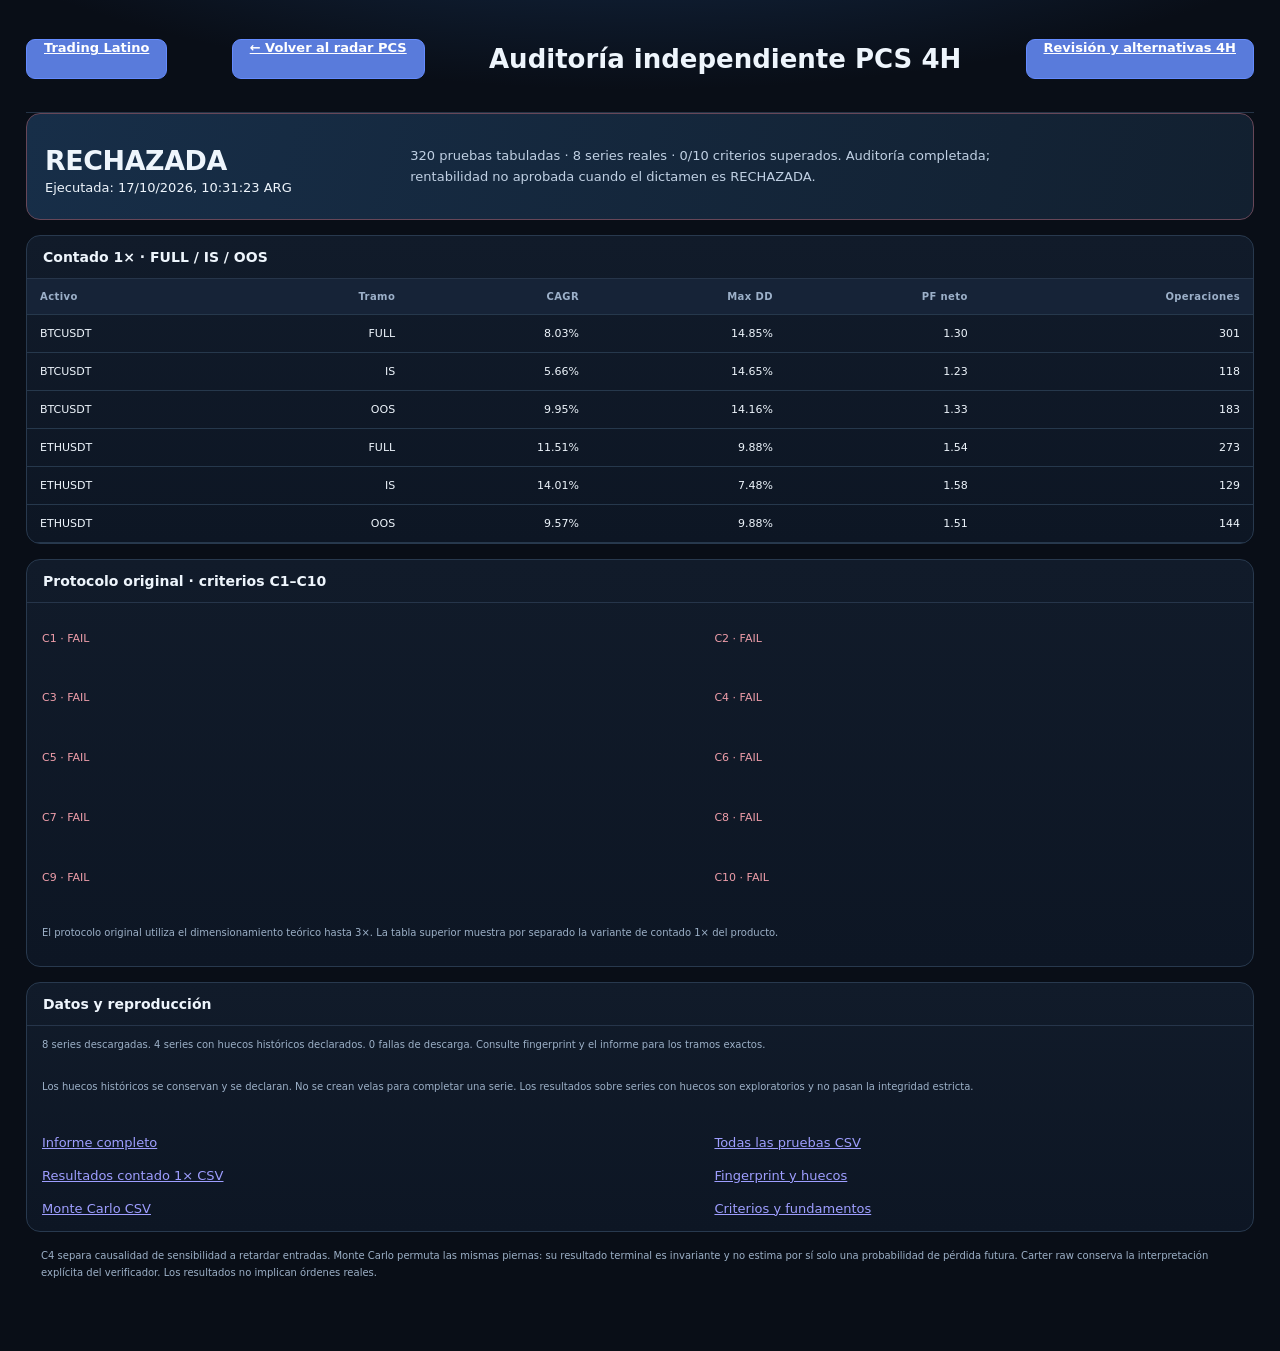
<file: audit.html>
<!doctype html>
<html lang="es"><head><meta charset="utf-8"><meta name="viewport" content="width=device-width,initial-scale=1"><title>Auditoría final PCS 4H</title><link rel="stylesheet" href="styles.css"><link rel="stylesheet" href="pcs.css"></head>
<body><main class="shell pcs-shell">
<header class="top"><a href="trading-latino.html" class="btn">Trading Latino</a><a class="btn" href="pcs.html">← Volver al radar PCS</a><h1>Auditoría independiente PCS 4H</h1><a class="btn" href="review.html">Revisión y alternativas 4H</a></header>
<section class="pcs-decision block"><div><h2 id="auditVerdict">Consultando resultados…</h2><span id="auditAt">—</span></div><p id="auditSummary">Resultados calculados con datos reales, reglas congeladas y comisiones. Un dictamen desfavorable no se cambia para habilitar señales.</p></section>
<section class="panel pcs-audit"><div class="panel-header"><h2>Contado 1× · FULL / IS / OOS</h2></div><div class="pcs-tablewrap"><table><thead><tr><th>Activo</th><th>Tramo</th><th>CAGR</th><th>Max DD</th><th>PF neto</th><th>Operaciones</th></tr></thead><tbody id="auditBase"></tbody></table></div></section>
<section class="panel pcs-audit"><div class="panel-header"><h2>Protocolo original · criterios C1–C10</h2></div><div id="auditCriteria" class="pcs-info"></div><p class="pcs-disclaimer">El protocolo original utiliza el dimensionamiento teórico hasta 3×. La tabla superior muestra por separado la variante de contado 1× del producto.</p></section>
<section class="panel pcs-audit"><div class="panel-header"><h2>Datos y reproducción</h2></div><p id="auditData" class="pcs-disclaimer">—</p><p class="pcs-disclaimer">Los huecos históricos se conservan y se declaran. No se crean velas para completar una serie. Los resultados sobre series con huecos son exploratorios y no pasan la integridad estricta.</p><div class="pcs-info"><a href="data/audit/INFORME.md">Informe completo</a><a href="data/audit/todas_las_pruebas.csv">Todas las pruebas CSV</a><a href="data/audit/spot_1x.csv">Resultados contado 1× CSV</a><a href="data/audit/fingerprint.json">Fingerprint y huecos</a><a href="data/audit/montecarlo.csv">Monte Carlo CSV</a><a href="data/audit/criterios.json">Criterios y fundamentos</a></div></section>
<p class="pcs-disclaimer">C4 separa causalidad de sensibilidad a retardar entradas. Monte Carlo permuta las mismas piernas: su resultado terminal es invariante y no estima por sí solo una probabilidad de pérdida futura. Carter raw conserva la interpretación explícita del verificador. Los resultados no implican órdenes reales.</p>
</main><script src="audit.js"></script></body></html>
</file>
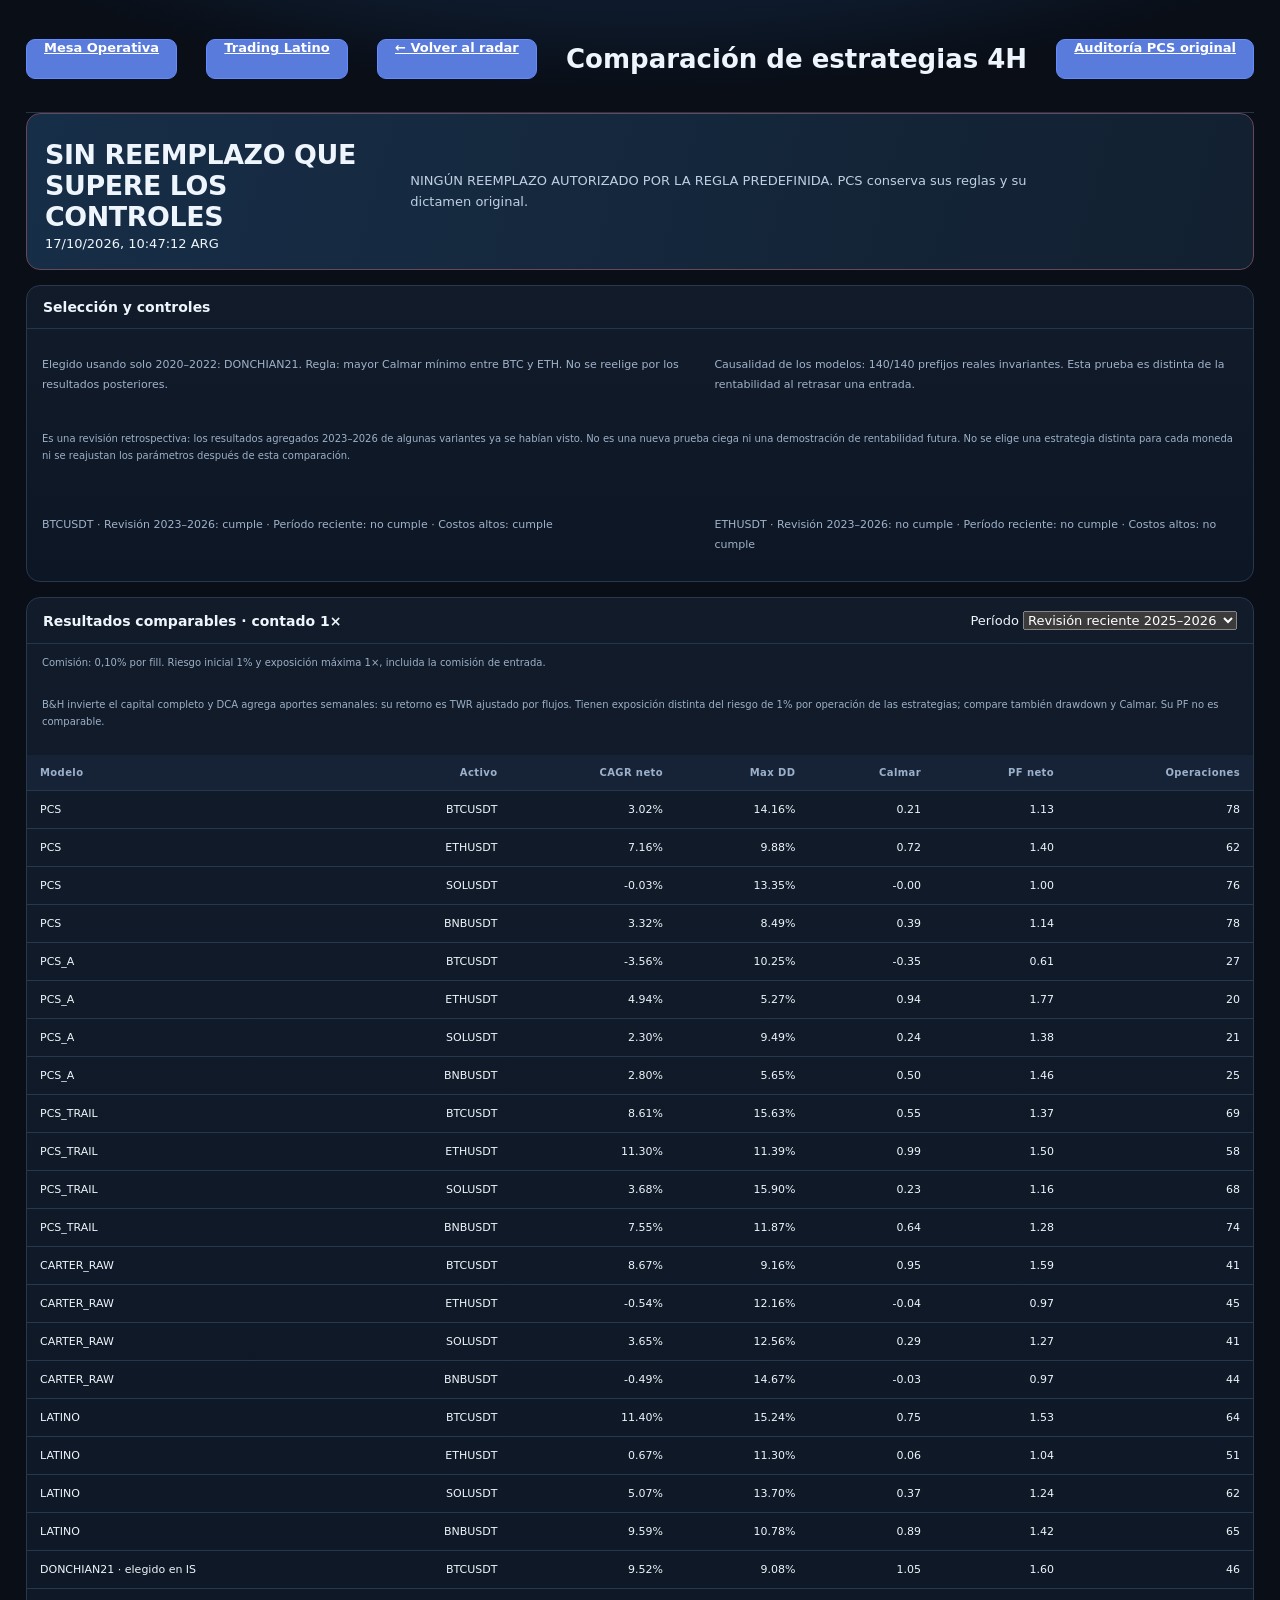
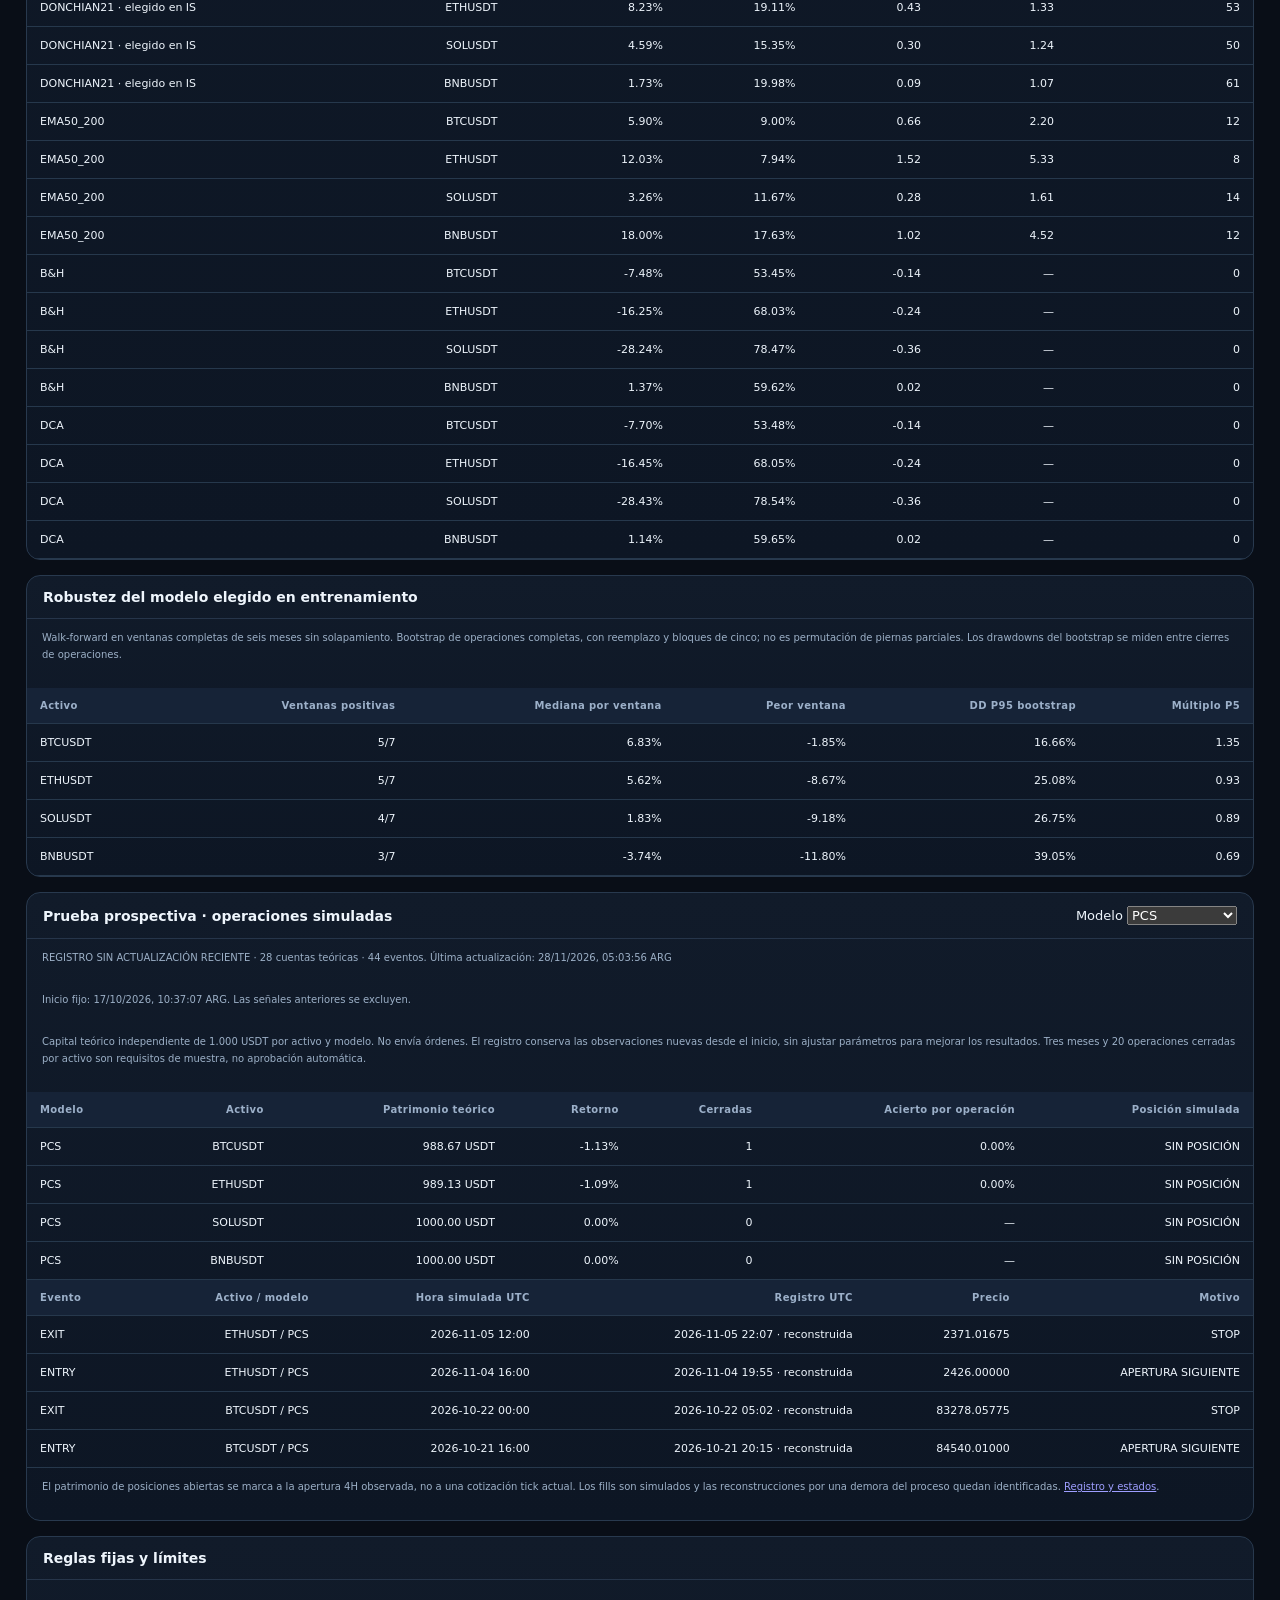
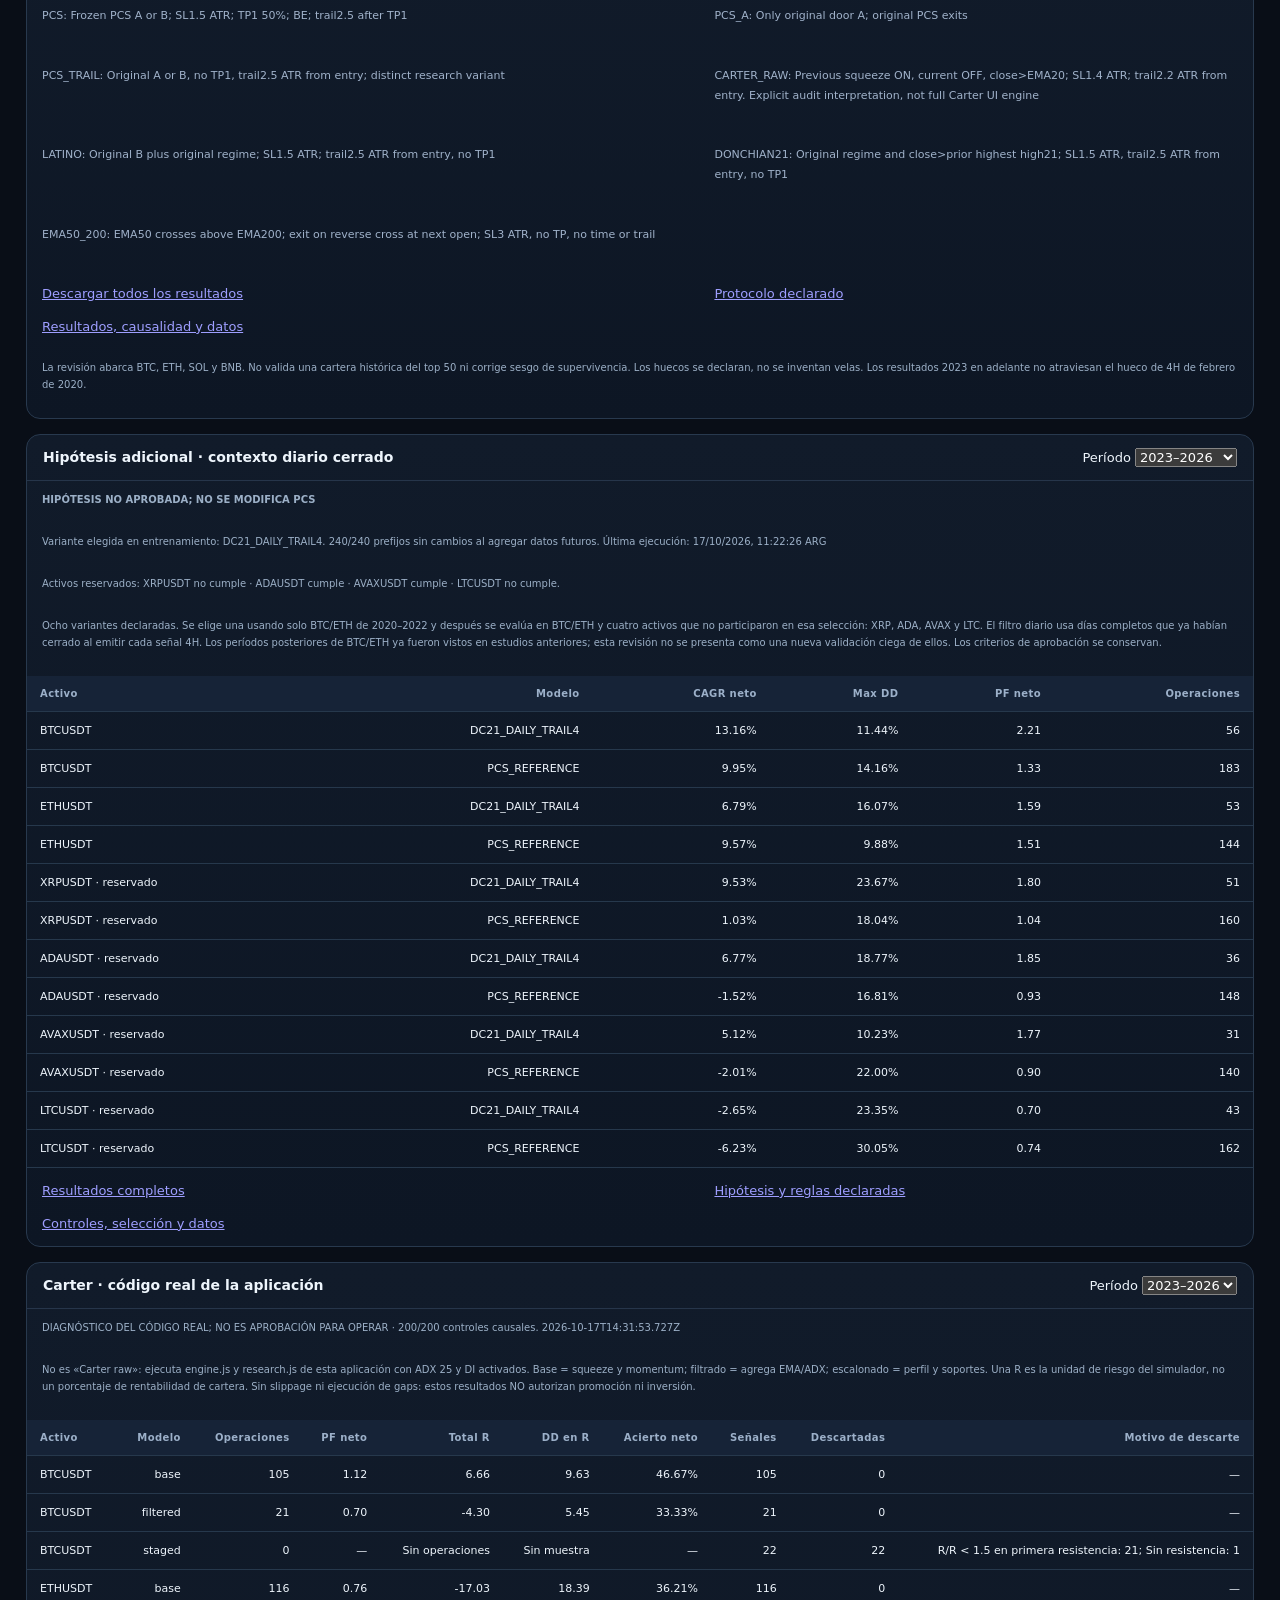
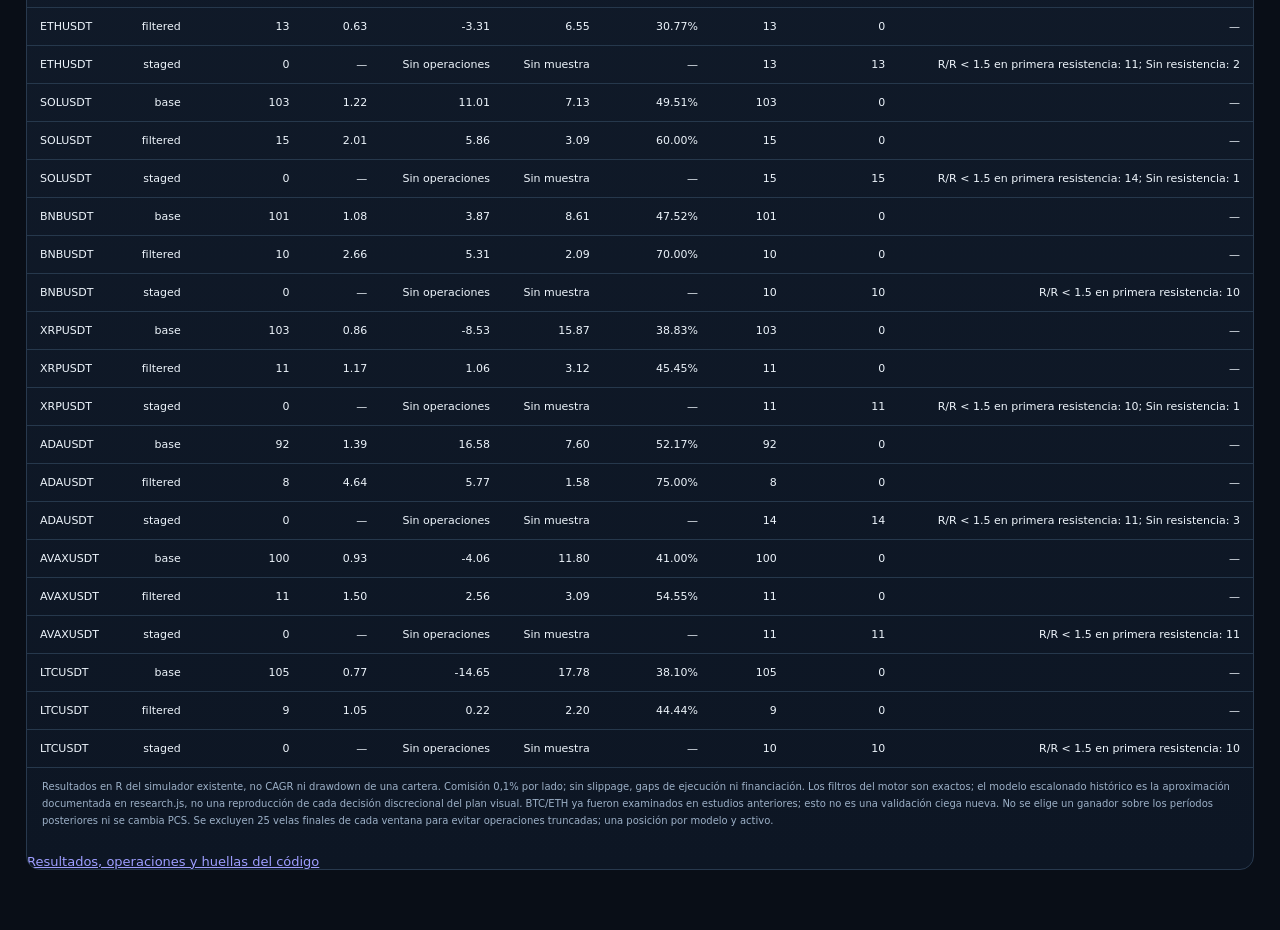
<file: review.html>
<!doctype html>
<html lang="es"><head><meta charset="utf-8"><meta name="viewport" content="width=device-width,initial-scale=1"><title>Comparación de estrategias 4H</title><link rel="stylesheet" href="styles.css"><link rel="stylesheet" href="pcs.css"></head>
<body><main class="shell pcs-shell">
<header class="top"><a href="desk.html" class="btn">Mesa Operativa</a><a href="trading-latino.html" class="btn">Trading Latino</a><a class="btn" href="pcs.html">← Volver al radar</a><h1>Comparación de estrategias 4H</h1><a class="btn" href="audit.html">Auditoría PCS original</a></header>
<section class="pcs-decision block"><div><h2 id="reviewDecision">Cargando comparación…</h2><span id="reviewAt">—</span></div><p id="reviewReason">Se usa una única regla de selección para BTC y ETH. Las reglas y los costos están declarados antes de esta ejecución.</p></section>
<section class="panel pcs-audit"><div class="panel-header"><h2>Selección y controles</h2></div><div class="pcs-info"><p id="reviewSelection">—</p><p id="reviewCausal">—</p></div><p class="pcs-disclaimer">Es una revisión retrospectiva: los resultados agregados 2023–2026 de algunas variantes ya se habían visto. No es una nueva prueba ciega ni una demostración de rentabilidad futura. No se elige una estrategia distinta para cada moneda ni se reajustan los parámetros después de esta comparación.</p><div id="reviewGates" class="pcs-info"></div></section>
<section class="panel pcs-audit"><div class="panel-header"><h2>Resultados comparables · contado 1×</h2><label>Período <select id="reviewWindow"><option value="IS">Entrenamiento 2020–2022</option><option value="VALIDATION">Revisión 2023–2024</option><option value="RECENT" selected>Revisión reciente 2025–2026</option><option value="OOS_REVIEW">Revisión conjunta 2023–2026</option><option value="STRESS">Costos altos · 2023–2026</option><option value="FULL">Histórico completo</option></select></label></div><p id="reviewCost" class="pcs-disclaimer">—</p><p class="pcs-disclaimer">B&H invierte el capital completo y DCA agrega aportes semanales: su retorno es TWR ajustado por flujos. Tienen exposición distinta del riesgo de 1% por operación de las estrategias; compare también drawdown y Calmar. Su PF no es comparable.</p><div class="pcs-tablewrap"><table><thead><tr><th>Modelo</th><th>Activo</th><th>CAGR neto</th><th>Max DD</th><th>Calmar</th><th>PF neto</th><th>Operaciones</th></tr></thead><tbody id="reviewRows"></tbody></table></div></section>
<section class="panel pcs-audit"><div class="panel-header"><h2>Robustez del modelo elegido en entrenamiento</h2></div><p class="pcs-disclaimer">Walk-forward en ventanas completas de seis meses sin solapamiento. Bootstrap de operaciones completas, con reemplazo y bloques de cinco; no es permutación de piernas parciales. Los drawdowns del bootstrap se miden entre cierres de operaciones.</p><div class="pcs-tablewrap"><table><thead><tr><th>Activo</th><th>Ventanas positivas</th><th>Mediana por ventana</th><th>Peor ventana</th><th>DD P95 bootstrap</th><th>Múltiplo P5</th></tr></thead><tbody id="reviewRobustness"></tbody></table></div></section>
<section id="paper" class="panel pcs-audit"><div class="panel-header"><h2>Prueba prospectiva · operaciones simuladas</h2><label>Modelo <select id="paperModel"></select></label></div><p id="paperStatus" class="pcs-disclaimer">Consultando registro…</p><p id="paperStart" class="pcs-disclaimer">—</p><p class="pcs-disclaimer">Capital teórico independiente de 1.000 USDT por activo y modelo. No envía órdenes. El registro conserva las observaciones nuevas desde el inicio, sin ajustar parámetros para mejorar los resultados. Tres meses y 20 operaciones cerradas por activo son requisitos de muestra, no aprobación automática.</p><div class="pcs-tablewrap"><table><thead><tr><th>Modelo</th><th>Activo</th><th>Patrimonio teórico</th><th>Retorno</th><th>Cerradas</th><th>Acierto por operación</th><th>Posición simulada</th></tr></thead><tbody id="paperRows"></tbody></table></div><div class="pcs-tablewrap"><table><thead><tr><th>Evento</th><th>Activo / modelo</th><th>Hora simulada UTC</th><th>Registro UTC</th><th>Precio</th><th>Motivo</th></tr></thead><tbody id="paperEvents"></tbody></table></div><p class="pcs-disclaimer">El patrimonio de posiciones abiertas se marca a la apertura 4H observada, no a una cotización tick actual. Los fills son simulados y las reconstrucciones por una demora del proceso quedan identificadas. <a href="data/paper/summary.json">Registro y estados</a>.</p></section>
<section class="panel pcs-audit"><div class="panel-header"><h2>Reglas fijas y límites</h2></div><div id="reviewDefinitions" class="pcs-info"></div><div class="pcs-info"><a href="data/review/comparison.csv">Descargar todos los resultados</a><a href="data/review/PROTOCOL.json">Protocolo declarado</a><a href="data/review/summary.json">Resultados, causalidad y datos</a></div><p class="pcs-disclaimer">La revisión abarca BTC, ETH, SOL y BNB. No valida una cartera histórica del top 50 ni corrige sesgo de supervivencia. Los huecos se declaran, no se inventan velas. Los resultados 2023 en adelante no atraviesan el hueco de 4H de febrero de 2020.</p></section>
<section id="mtf-study" class="panel pcs-audit"><div class="panel-header"><h2>Hipótesis adicional · contexto diario cerrado</h2><label>Período <select id="mtfWindow"><option value="OOS_REVIEW">2023–2026</option><option value="RECENT">2025–2026</option><option value="VALIDATION">2023–2024</option><option value="STRESS">Costos altos</option></select></label></div><h3 id="mtfDecision" class="pcs-disclaimer">Consultando resultado…</h3><p id="mtfSelection" class="pcs-disclaimer">—</p><p id="mtfHoldout" class="pcs-disclaimer">—</p><p class="pcs-disclaimer">Ocho variantes declaradas. Se elige una usando solo BTC/ETH de 2020–2022 y después se evalúa en BTC/ETH y cuatro activos que no participaron en esa selección: XRP, ADA, AVAX y LTC. El filtro diario usa días completos que ya habían cerrado al emitir cada señal 4H. Los períodos posteriores de BTC/ETH ya fueron vistos en estudios anteriores; esta revisión no se presenta como una nueva validación ciega de ellos. Los criterios de aprobación se conservan.</p><div class="pcs-tablewrap"><table><thead><tr><th>Activo</th><th>Modelo</th><th>CAGR neto</th><th>Max DD</th><th>PF neto</th><th>Operaciones</th></tr></thead><tbody id="mtfRows"></tbody></table></div><div class="pcs-info"><a href="data/mtf-study/results.csv">Resultados completos</a><a href="data/mtf-study/PROTOCOL.json">Hipótesis y reglas declaradas</a><a href="data/mtf-study/summary.json">Controles, selección y datos</a></div></section>
<section id="carter-actual" class="panel pcs-audit"><div class="panel-header"><h2>Carter · código real de la aplicación</h2><label>Período <select id="actualWindow"><option value="OOS_REVIEW">2023–2026</option><option value="RECENT">2025–2026</option><option value="VALIDATION">2023–2024</option><option value="TRAIN">2020–2022</option></select></label></div><p id="actualStatus" class="pcs-disclaimer">Consultando diagnóstico…</p><p class="pcs-disclaimer">No es «Carter raw»: ejecuta engine.js y research.js de esta aplicación con ADX 25 y DI activados. Base = squeeze y momentum; filtrado = agrega EMA/ADX; escalonado = perfil y soportes. Una R es la unidad de riesgo del simulador, no un porcentaje de rentabilidad de cartera. Sin slippage ni ejecución de gaps: estos resultados NO autorizan promoción ni inversión.</p><div class="pcs-tablewrap"><table><thead><tr><th>Activo</th><th>Modelo</th><th>Operaciones</th><th>PF neto</th><th>Total R</th><th>DD en R</th><th>Acierto neto</th><th>Señales</th><th>Descartadas</th><th>Motivo de descarte</th></tr></thead><tbody id="actualRows"></tbody></table></div><p id="actualLimits" class="pcs-disclaimer"></p><a href="data/carter-actual/summary.json">Resultados, operaciones y huellas del código</a></section>
</main><script src="review.js"></script><script src="paper.js"></script><script src="mtf-study.js"></script><script src="carter-actual.js"></script></body></html>
</file>
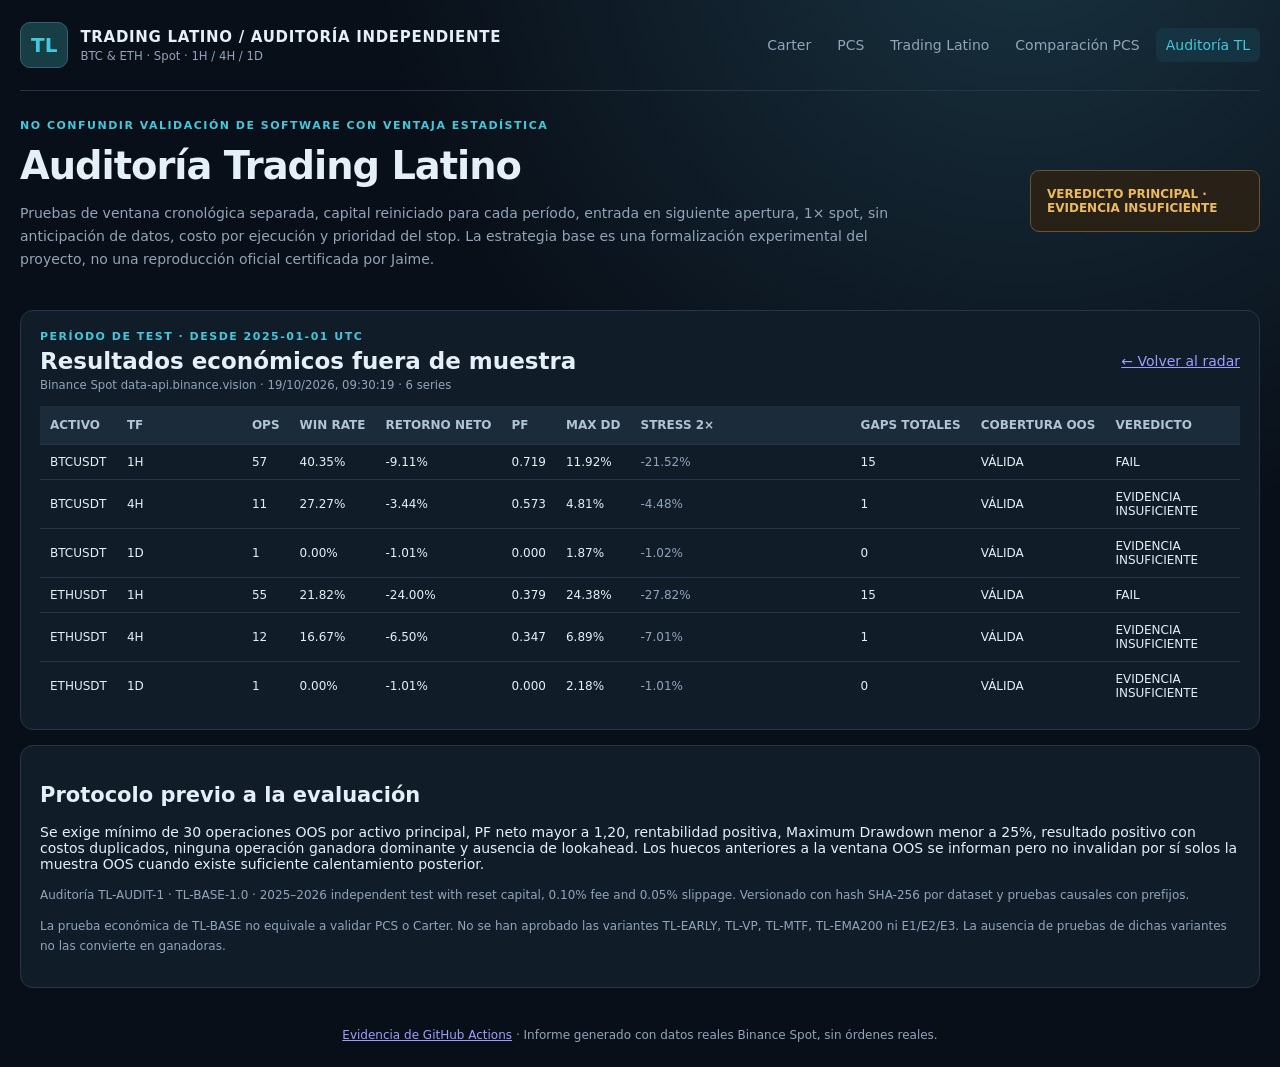
<file: tl-audit.html>
<!doctype html><html lang="es"><head><meta charset="utf-8"><meta name="viewport" content="width=device-width, initial-scale=1"><title>Auditoría Trading Latino · Carter</title><link rel="stylesheet" href="tl-style.css"></head>
<body><div class="work"><header><div class="brand"><span class="mark">TL</span><div><b>TRADING LATINO / AUDITORÍA INDEPENDIENTE</b><small>BTC & ETH · Spot · 1H / 4H / 1D</small></div></div>
<nav><a href="index.html">Carter</a><a href="pcs.html">PCS</a><a href="trading-latino.html">Trading Latino</a><a href="review.html">Comparación PCS</a><a href="tl-audit.html" class="on">Auditoría TL</a></nav></header>
<main><div class="hero"><div><p class="eyebrow">NO CONFUNDIR VALIDACIÓN DE SOFTWARE CON VENTAJA ESTADÍSTICA</p><h1>Auditoría Trading Latino</h1><p>Pruebas de ventana cronológica separada, capital reiniciado para cada período, entrada en siguiente apertura, 1× spot, sin anticipación de datos, costo por ejecución y prioridad del stop. La estrategia base es una formalización experimental del proyecto, no una reproducción oficial certificada por Jaime.</p></div><div class="audit" id="auditState">CONSULTANDO DATOS REALES…</div></div>
<section class="panel"><div class="heading"><div><p class="eyebrow">PERÍODO DE TEST · DESDE 2025-01-01 UTC</p><h2>Resultados económicos fuera de muestra</h2><small id="auditInfo">Fuente y ejecución…</small></div><a href="trading-latino.html">← Volver al radar</a></div>
<div class="table-wrap"><table><thead><tr><th>ACTIVO</th><th>TF</th><th>OPS</th><th>WIN RATE</th><th>RETORNO NETO</th><th>PF</th><th>MAX DD</th><th>STRESS 2×</th><th>GAPS TOTALES</th><th>COBERTURA OOS</th><th>VEREDICTO</th></tr></thead><tbody id="auditRows"><tr><td colspan="11">Cargando informe…</td></tr></tbody></table></div></section>
<section class="panel"><h2>Protocolo previo a la evaluación</h2><p>Se exige mínimo de 30 operaciones OOS por activo principal, PF neto mayor a 1,20, rentabilidad positiva, Maximum Drawdown menor a 25%, resultado positivo con costos duplicados, ninguna operación ganadora dominante y ausencia de lookahead. Los huecos anteriores a la ventana OOS se informan pero no invalidan por sí solos la muestra OOS cuando existe suficiente calentamiento posterior.</p><p id="auditDetails" class="fine">Los resultados se presentan sin seleccionar un ganador a posteriori.</p><p class="fine">La prueba económica de TL-BASE no equivale a validar PCS o Carter. No se han aprobado las variantes TL-EARLY, TL-VP, TL-MTF, TL-EMA200 ni E1/E2/E3. La ausencia de pruebas de dichas variantes no las convierte en ganadoras.</p></section>
<footer><a id="auditRun" href="#" rel="noopener noreferrer">Evidencia de GitHub Actions</a> · Informe generado con datos reales Binance Spot, sin órdenes reales.</footer></main></div>
<script>
const $=id=>document.getElementById(id),fmt=(x,n=2)=>Number.isFinite(x)?x.toFixed(n):'—',pct=x=>Number.isFinite(x)?(x*100).toFixed(2)+'%':'—';
fetch('/data/tl-audit/summary.json',{cache:'no-store'}).then(r=>{if(!r.ok)throw Error('No se publicó el informe');return r.json();}).then(s=>{
 $('auditState').textContent='VEREDICTO PRINCIPAL · '+s.status;
 $('auditInfo').textContent=s.source+' · '+new Date(s.executedAt).toLocaleString('es-AR')+' · '+s.records.length+' series';
 const body=$('auditRows');body.replaceChildren();
 for(const r of s.records){const t=r.windows?.TEST,st=r.stress,values=[r.symbol,r.period.toUpperCase(),t?.trades??'—',pct(t?.winRate),pct(t?.returnPct),fmt(t?.pf,3),pct(t?.drawdown),pct(st?.returnPct),r.gaps,r.testCoverage?'VÁLIDA':'INVÁLIDA',r.verdict];const tr=document.createElement('tr');
 for(const v of values){const td=document.createElement('td');td.textContent=String(v);tr.append(td);}body.append(tr);}
 $('auditDetails').textContent='Auditoría '+s.protocol+' · '+s.engine+' · '+s.criterion+'. Versionado con hash SHA-256 por dataset y pruebas causales con prefijos.';
 $('auditRun').href=s.run;
}).catch(e=>{$('auditState').textContent='SIN EVIDENCIA VALIDADA';$('auditInfo').textContent=e.message;$('auditRows').innerHTML='<tr><td colspan="11">Sin informe verificable. No se declara PASS.</td></tr>';});
</script></body></html>
</file>
<file: styles.css>
:root{color-scheme:dark;--bg:#090e17;--panel:#111b2a;--border:#28384e;--ink:#eef5fc;--muted:#8da2ba;--green:#55dea7;--red:#ff788d;--gold:#f4c27d;--blue:#83adff}
*{box-sizing:border-box}html{font-family:Inter,ui-sans-serif,system-ui,-apple-system,Segoe UI,sans-serif}body{margin:0;color:var(--ink);font-size:13px;background:radial-gradient(ellipse 850px 330px at 50% -240px,#1c3d68,transparent),var(--bg)}button,select,input{font:inherit}button{cursor:pointer}.shell{max-width:1700px;padding:21px 26px 45px;margin:0 auto}
.top{display:flex;justify-content:space-between;align-items:center;gap:12px;padding:6px 0 20px;border-bottom:1px solid #253447}.brand{display:flex;align-items:center;gap:12px}.logo{width:42px;height:42px;background:linear-gradient(135deg,#4766c9,#1cb59b);border-radius:13px;display:grid;place-items:center;font-weight:900;font-size:17px;letter-spacing:-3px;box-shadow:0 8px 22px #214c8d55}.logo span{font-size:11px;color:#bcefff}.brand strong{font-size:21px;line-height:1;letter-spacing:-.7px}.brand strong em{font-style:normal;color:#9db5ed}.brand small{display:block;color:#8098b6;font-size:10px;letter-spacing:.2em;margin-top:6px}.live{display:flex;align-items:center;gap:9px;font-size:11px}.live strong{font-weight:750}.live span:last-child{color:var(--muted);margin-left:5px}.dot,.bullet{display:inline-block;flex:none;width:8px;height:8px;border-radius:50%;background:#ecae6a;box-shadow:0 0 11px #ecae6a44}.dot.ok{background:#49dba1;box-shadow:0 0 12px #49dba155}.dot.err{background:#fb8191}
.intro{display:flex;align-items:flex-end;justify-content:space-between;gap:20px;padding:23px 0 18px}.eyebrow,.overline{font-size:10px;color:#93a7bf;letter-spacing:.15em;font-weight:760}.intro h1{margin:7px 0 4px;font-size:clamp(25px,2.9vw,36px);line-height:1.12;letter-spacing:-1.2px}.intro h1 em{font-style:normal;color:#a4bcff}.intro p{margin:0;color:#8a9db6;font-size:12px}.mode{border:1px solid #274f43;background:#122720;border-radius:9px;color:#9beecb;padding:9px 12px;white-space:nowrap;font-size:10px;font-weight:800}.mode .bullet{background:#63dca9;margin-right:5px}.mode small{display:block;color:#8ca9a0;font-weight:400;padding-left:18px}
.toolbar{display:flex;align-items:flex-end;flex-wrap:wrap;gap:11px;padding:9px 0 18px}.field{display:flex;flex-direction:column;gap:6px;color:#94a8c0;font-size:10px;letter-spacing:.09em;font-weight:750}.field input,.field select,.capital input{color:#eef6ff;background:#142135;border:1px solid #30445e;outline:none;border-radius:9px;height:40px;padding:0 12px}.field input:focus,.field select:focus,.capital input:focus{border-color:#8aa8ff}.pair input{text-transform:uppercase;min-width:185px}.btn{height:40px;padding:0 17px;border:1px solid #648bff;background:#597bdb;color:#fff;border-radius:9px;font-weight:800}.btn:hover{filter:brightness(1.15)}.btn:disabled{opacity:.55}.quick{display:flex;gap:5px}.quick button{background:#142136;border:1px solid #2d425d;color:#a9bad3;border-radius:8px;padding:10px 11px;font-size:11px}.toggle{height:40px;display:flex;align-items:center;gap:5px;color:#b1c1d6;white-space:nowrap;background:#142135;border:1px solid #30445e;border-radius:9px;padding:0 10px}.toggle select{background:transparent;color:#dde8ff;border:0}.toggle input,.toggles input{accent-color:#71b3ff}
.error{display:none;border:1px solid #9d4157;border-radius:10px;color:#ffd3da;background:#3f1f2d;padding:10px 15px;margin-bottom:13px}.error.show{display:block}.decision{border:1px solid #5b6c8c;background:linear-gradient(115deg,#1b2a44,#122036);border-radius:14px;display:grid;grid-template-columns:minmax(185px,.75fr) minmax(230px,2fr) 165px;gap:17px;align-items:center;padding:17px 21px;margin:0 0 14px}.decision.good{border-color:#369b74;background:linear-gradient(115deg,#10382d,#11252a)}.decision.wait{border-color:#8d6b35;background:linear-gradient(115deg,#3c2d1b,#18253a)}.decision.bad{border-color:#65475a;background:linear-gradient(115deg,#2e2233,#141e30)}.decision-title{font-size:clamp(24px,2.2vw,32px);letter-spacing:-.6px;font-weight:900;line-height:1.12;margin:6px 0}.decision.good .decision-title{color:#6ce4b2}.decision.wait .decision-title{color:#f0c079}.decision.bad .decision-title{color:#ef9aaa}.decision-detail strong{font-size:13px;color:#e7f1fc}.decision-detail p{font-size:11px;color:#9aadc4;margin:5px 0 0}.muted{color:#90a3bd;font-size:11px}.count strong{font-size:25px;display:block;font-variant-numeric:tabular-nums}.count small{font-size:10px;color:#9aabc2}
.kpis{display:grid;grid-template-columns:repeat(5,minmax(0,1fr));gap:11px;margin-bottom:14px}.kpis article{min-width:0;background:#121e2e;border:1px solid #2a3a52;border-radius:13px;padding:13px 15px;min-height:99px}.kpis span,.profile-stat span{font-size:10px;color:#91a6be;letter-spacing:.09em;font-weight:800}.kpis strong{display:block;margin-top:7px;font-size:clamp(16px,1.65vw,23px);white-space:nowrap;overflow:hidden;text-overflow:ellipsis;letter-spacing:-.4px}.kpis small{display:block;font-size:10px;color:#8297b0;margin-top:6px}
.content{display:grid;grid-template-columns:minmax(0,1fr) 355px;gap:14px;align-items:stretch}.panel{min-width:0;border:1px solid #28394e;border-radius:14px;background:linear-gradient(180deg,#111b2a,#0d1624);overflow:hidden}.panel-header{display:flex;justify-content:space-between;align-items:center;gap:12px;flex-wrap:wrap;padding:13px 16px;border-bottom:1px solid #26354a}.panel-header h2{margin:0;font-size:14px;font-weight:790}.panel-header small{font-size:10px;color:#8499b4}.toggles{display:flex;gap:10px;flex-wrap:wrap}.toggles label{white-space:nowrap;color:#a5b6ca;font-size:10px}.legend{display:flex;gap:13px;flex-wrap:wrap;padding:10px 16px 0;font-size:10px;color:#9eafc5}.legend i{display:inline-block;width:8px;height:8px;margin-right:5px;border-radius:2px}.canvas-wrap{height:665px;position:relative;padding:8px 6px 3px}canvas{display:block;width:100%;height:100%;cursor:crosshair;touch-action:none}.crosshair{display:none;position:absolute;top:12px;left:12px;max-width:285px;border:1px solid #425b7e;border-radius:10px;background:#111d2bf2;color:#e5f0ff;padding:10px 12px;font:10px/1.6 ui-monospace,Consolas,monospace;pointer-events:none;z-index:2}.chart-footer{padding:9px 15px;border-top:1px solid #25364c;color:#8092aa;font-size:10px}.mini-tag{background:#1f2c40;border:1px solid #364b62;border-radius:7px;color:#9eb2ca;padding:5px 8px;font-size:9px;letter-spacing:.08em;font-weight:800}
.side-body{padding:15px}.sidebar-description{color:#b4c3d6;margin:0 0 15px;line-height:1.6;font-size:11px}.entry-list{display:flex;flex-direction:column;gap:8px}.entry{border:1px solid #2d4354;border-radius:10px;background:#162234;display:flex;gap:9px;align-items:center;padding:11px 10px}.step{height:27px;width:27px;display:grid;place-items:center;border-radius:8px;background:#1d5546;border:1px solid #368369;color:#83f2c1;font-weight:900;flex-shrink:0}.entry strong{font-size:11px;display:block}.entry small{color:#869cb5;display:block;font-size:9px;line-height:1.35;margin-top:3px}.right{margin-left:auto;text-align:right;white-space:nowrap}.right b{font-variant-numeric:tabular-nums;font-size:12px}.targets{margin:15px 0;border-top:1px solid #2b3c50}.targets>div{display:flex;justify-content:space-between;gap:7px;align-items:center;padding:11px 0;border-bottom:1px solid #26384e}.targets span{font-size:10px;color:#93a8bd;letter-spacing:.03em}.targets strong{white-space:nowrap;font-variant-numeric:tabular-nums;font-size:13px}.gold{color:var(--gold)}.red{color:var(--red)}.green{color:var(--green)}.warning{padding:11px;border:1px solid #67533f;border-radius:9px;background:#282319;color:#d6c5aa;font-size:10px;line-height:1.65}.side h3{font-size:11px;color:#b6c9e0;letter-spacing:.08em;margin:17px 0 11px}.capital{display:grid;grid-template-columns:1fr 1fr;gap:8px}.capital label{color:#93a8c0;font-size:10px}.capital input{margin-top:5px;width:100%;height:36px}.kv{display:flex;justify-content:space-between;gap:7px;padding:9px 0;border-bottom:1px solid #243449;color:#95a8bc;font-size:11px}.kv strong{color:#e3edf7;font-variant-numeric:tabular-nums}.tiny-note{margin-top:10px;font-size:9px;color:#849bb5;line-height:1.6}
.lower{display:grid;grid-template-columns:1fr 1fr;gap:14px;margin-top:14px}.profile-grid{padding:15px;display:grid;grid-template-columns:1fr 1fr;gap:10px}.profile-stat{border:1px solid #293c55;background:#152438;border-radius:10px;padding:13px}.profile-stat strong{display:block;margin-top:8px;font-size:19px;font-variant-numeric:tabular-nums}.disclaimer{color:#869bb4;font-size:10px;line-height:1.75;padding:0 16px 15px;margin:0}.disclaimer strong{color:#b0c3da}.conditions{padding:13px 17px 6px}.condition{display:flex;gap:10px;justify-content:space-between;border-bottom:1px solid #26374e;padding:10px 0;color:#bfcee0;font-size:11px}.condition em{font-style:normal;font-weight:800}.condition em.ok{color:#61e5b0}.condition em.no{color:#ff9dad}footer{color:#7f95ae;font-size:10px;padding-top:25px;line-height:1.7}
@media(max-width:1260px){.content{grid-template-columns:minmax(0,1fr) 315px}.shell{padding:16px}.kpis{grid-template-columns:repeat(3,1fr)}}@media(max-width:1030px){.content{grid-template-columns:1fr}.side-body{display:grid;grid-template-columns:1fr 1fr;column-gap:18px;align-items:start}.side-body>.sidebar-description,.side-body>.warning,.side-body>.tiny-note{grid-column:1/-1}.chart-panel{min-width:0}}@media(max-width:700px){.intro{display:block}.mode{display:inline-block;margin-top:12px}.decision{grid-template-columns:1fr;gap:8px}.kpis{grid-template-columns:repeat(2,minmax(0,1fr))}.lower{grid-template-columns:1fr}.side-body{display:block}.canvas-wrap{height:535px}.top{align-items:flex-start}.live{flex-direction:column;align-items:flex-end;gap:2px}.live .dot{display:none}.toolbar{gap:7px}.profile-grid{gap:6px}.profile-stat strong{font-size:17px}}

/* Temporalidad operativa fija */
.timeframe-explainer{color:#a9bdd2;font-size:11px;line-height:1.55;margin:0 0 15px;padding:9px 12px;background:#142438;border-left:3px solid #70bdff;border-radius:0 8px 8px 0}
.timeframe-explainer strong{color:#c5e9ff;letter-spacing:.025em}

/* v0.4 · Forward-planning surfaces */
.scenario-strip{display:grid;grid-template-columns:repeat(3,minmax(0,1fr));gap:12px;margin:0 0 14px}
.scenario-item{padding:15px 16px 13px;background:linear-gradient(150deg,#142337,#111b2b);border:1px solid #314662;border-radius:12px;min-width:0}
.scenario-item.pullback{border-top:3px solid #52d2a8}
.scenario-item.continuation{border-top:3px solid #a2a1ff}
.scenario-item.invalidation{border-top:3px solid #f17f92}
.scenario-head{display:flex;align-items:center;gap:10px;color:#a6b9d0;font-size:10px;letter-spacing:.06em}
.scenario-head span{height:25px;width:25px;display:grid;place-items:center;background:#273e56;color:#d4e7fa;border-radius:7px;font-size:10px}
.scenario-value{font-size:clamp(18px,1.9vw,25px);font-weight:800;letter-spacing:-.035em;margin:11px 0 4px;font-variant-numeric:tabular-nums;white-space:nowrap;overflow:hidden;text-overflow:ellipsis}
.scenario-item.pullback .scenario-value{color:#68e2b3}
.scenario-item.continuation .scenario-value{color:#b6b5ff}
.scenario-item.invalidation .scenario-value{color:#ff9eaf}
.scenario-item p{font-size:11px;line-height:1.5;color:#9aadc5;margin:0}
.projection-label{font-size:11px;background:linear-gradient(90deg,#21344b,#172439);color:#afc2d7;margin:11px 15px 0;padding:10px 12px;border-left:3px solid #85afe8;border-radius:0 8px 8px 0;line-height:1.5}
.projection-label span{display:inline-block;margin-right:7px;font-weight:900;color:#cee4fc;letter-spacing:.035em}
.projection-label strong{color:#e3edf7}
.activation{margin:13px 0 4px;background:#172b31;border:1px solid #355c56;border-radius:10px;padding:12px}
.activation-head{font-size:10px;font-weight:900;color:#9deacc;letter-spacing:.08em}
.activation p{color:#bad1cf;font-size:11px;line-height:1.65;margin:9px 0}
.activation-foot{display:flex;justify-content:space-between;flex-wrap:wrap;gap:8px;padding-top:9px;border-top:1px solid #30504d;color:#88a79d;font-size:9px}
.activation-foot span:first-child{color:#8ce2be;font-weight:800}
@media(max-width:1000px){.scenario-strip{grid-template-columns:1fr 1fr}.scenario-item:last-child{grid-column:1/-1}}
@media(max-width:650px){.scenario-strip{grid-template-columns:1fr}.scenario-item:last-child{grid-column:auto}.scenario-value{font-size:21px}.projection-label{margin:10px 10px 0}}

/* v0.4 · Conditional payoffs */
.payoff-section{margin:14px 0}
.payoff-content{padding:0 15px 5px;overflow-x:auto}
.payoff-table{width:100%;border-collapse:collapse;min-width:710px}
.payoff-table th{text-align:left;font-size:10px;letter-spacing:.05em;color:#97abc2;padding:13px 11px;border-bottom:1px solid #354861;white-space:nowrap}
.payoff-table td{padding:13px 11px;font-size:12px;color:#d2e2ef;border-bottom:1px solid #293a50;font-variant-numeric:tabular-nums;white-space:nowrap}
.payoff-table td.green{color:#65eab7;font-weight:700}
.payoff-table td.red{color:#ff9aab;font-weight:700}
.payoff-table tbody tr:last-child td{border-bottom:0}

/* v0.5 · empirical conditional ranges */
.analogue-section{margin:0 0 14px}
.analogue-grid{display:grid;grid-template-columns:repeat(4,minmax(0,1fr));gap:0}
.analogue-cell{padding:15px 16px;border-right:1px solid #2b3a51;min-width:0}
.analogue-cell:last-child{border-right:0}
.analogue-cell span{color:#94a9c2;font-size:9px;letter-spacing:.07em;font-weight:750}
.analogue-cell strong{display:block;font-size:clamp(15px,1.6vw,22px);margin:9px 0 4px;color:#d1e4ff;font-variant-numeric:tabular-nums;white-space:nowrap;overflow:hidden;text-overflow:ellipsis}
.analogue-cell small{display:block;color:#8fa4bf;font-size:10px;line-height:1.4}
.analogue-cell.result strong{color:#b6e4c9}
@media(max-width:1050px){.analogue-grid{grid-template-columns:repeat(2,minmax(0,1fr))}.analogue-cell:nth-child(2){border-right:0}.analogue-cell:nth-child(-n+2){border-bottom:1px solid #293a51}}
@media(max-width:550px){.analogue-grid{grid-template-columns:1fr}.analogue-cell{border-right:0!important;border-bottom:1px solid #293a51}.analogue-cell:last-child{border-bottom:0}}

/* v0.6 · Evidence before forecasts */
.audit-panel{margin-bottom:14px;border-color:#3a4f6a}
.audit-verdict{padding:16px;display:grid;grid-template-columns:245px 1fr;gap:20px;align-items:center;border-bottom:1px solid #304059;background:linear-gradient(100deg,#1b3048,#121e2d)}
.audit-verdict strong{display:block;font-size:22px;margin-top:5px;letter-spacing:-.45px;color:#f6cc83}
.audit-verdict strong.good{color:#7ae5b6}
.audit-verdict strong.bad{color:#ff9fae}
.audit-verdict p{margin:0;color:#aec0d4;font-size:12px;line-height:1.6}
.audit-scroll{padding:0 14px;overflow-x:auto}
.audit-table{width:100%;min-width:860px;border-collapse:collapse;line-height:1.45}
.audit-table th{text-align:left;font-size:10px;color:#95abc7;padding:12px 9px;border-bottom:1px solid #38506e;letter-spacing:.055em}
.audit-table td{color:#dbe5f1;font-size:11px;padding:13px 9px;border-bottom:1px solid #2b405a;white-space:nowrap;font-variant-numeric:tabular-nums}
.audit-table td small{display:block;font-size:9px;margin-top:3px;color:#9eafc4;white-space:normal;max-width:200px}
.audit-table tr:last-child td{border-bottom:0}
.audit-table .negative{color:#ff99aa;font-weight:800}
.audit-table .positive{color:#75e3b6;font-weight:800}
.audit-table .uncertain{color:#efc179}
@media(max-width:780px){.audit-verdict{grid-template-columns:1fr;gap:7px}.audit-verdict strong{font-size:19px}.audit-verdict p{font-size:11px}}
</file>
<file: pcs.css>
.pcs-shell{max-width:1760px}.pcs-top{flex-wrap:wrap}.pcs-nav{display:flex;gap:7px;margin-left:auto}.pcs-nav a{border:1px solid #314259;border-radius:10px;text-decoration:none;color:#a6b9d2;background:#131f31;padding:11px 14px;font-size:11px;font-weight:750}.pcs-nav a[aria-current=page]{border-color:#5b9c94;background:#15332f;color:#81e7c3}.pcs-heading{display:flex;justify-content:space-between;gap:20px;align-items:center;padding:22px 0 15px}.pcs-heading h1{font-size:clamp(25px,2.5vw,38px);letter-spacing:-1px;margin:7px 0}.pcs-heading h1 em{color:#91c8f6;font-style:normal}.pcs-heading p{max-width:900px;color:#9aabc2;line-height:1.7;margin:0}.pcs-flag{background:#302923;border:1px solid #755f42;color:#ecc793;font-size:10px;font-weight:800;letter-spacing:.04em;padding:10px 13px;border-radius:9px;white-space:nowrap}.pcs-toolbar{display:flex;gap:10px;align-items:flex-end;flex-wrap:wrap;margin:4px 0 15px}.pcs-toolbar label{display:flex;flex-direction:column;gap:5px;color:#93a8c2;font-size:10px;letter-spacing:.1em;font-weight:800}.pcs-toolbar input,.pcs-toolbar select{height:39px;background:#132034;color:#eaf2ff;border:1px solid #324762;border-radius:9px;padding:0 10px}.pcs-toolbar input{width:125px}.pcs-segment{display:flex;background:#142134;border:1px solid #30435c;padding:3px;border-radius:10px}.pcs-segment button{border:0;background:none;color:#9bb2cb;padding:9px 15px;border-radius:8px;font-weight:750}.pcs-segment button.selected{background:#365685;color:#fff}.pcs-data{color:#95aac0;align-self:center;font-size:11px}.pcs-progress{background:#102435;color:#91c9e4;border:1px solid #26526e;border-radius:9px;padding:9px 13px;margin:6px 0 14px}.pcs-progress:empty{display:none}.pcs-decision{display:grid;grid-template-columns:minmax(190px,1fr) 1.8fr 180px;gap:16px;align-items:center;border:1px solid #3a5d85;background:linear-gradient(105deg,#172e48,#122030);padding:18px;border-radius:14px;margin-bottom:13px}.pcs-decision h2{font-size:clamp(19px,2.1vw,30px);margin:7px 0 4px;letter-spacing:-.4px}.pcs-decision p{line-height:1.65;color:#c0d0e3}.pcs-decision.long{border-color:#39a885;background:#12322c}.pcs-decision.wait{border-color:#7e6a45}.pcs-decision.block{border-color:#674758}.pcs-small{color:#9bb1c9;font-size:11px}.pcs-decision-side span{font-size:10px;color:#99b0c8}.pcs-decision-side strong{font-size:24px;display:block;margin:5px 0;font-variant-numeric:tabular-nums}.pcs-decision-side small{font-size:10px;color:#91a3bb}.pcs-kpis{display:grid;grid-template-columns:repeat(5,minmax(0,1fr));gap:11px;margin-bottom:14px}.pcs-kpis article{border:1px solid #2b4057;border-radius:12px;background:#121e2e;padding:14px 15px;min-width:0}.pcs-kpis span{font-size:9px;font-weight:800;color:#92a8c2;letter-spacing:.08em}.pcs-kpis strong{font-size:clamp(15px,1.65vw,23px);display:block;margin:6px 0;overflow:hidden;text-overflow:ellipsis;white-space:nowrap}.pcs-kpis small{color:#8c9db5;font-size:10px}.pcs-layout{display:grid;grid-template-columns:minmax(0,1fr) 370px;gap:14px}.pcs-show{display:flex;gap:12px;color:#a4bbd3;font-size:10px}.pcs-show input{accent-color:#74cba7}.pcs-legend{display:flex;flex-wrap:wrap;gap:13px;padding:11px 16px 5px;font-size:10px;color:#a2b9d0}.pcs-legend i{width:9px;height:9px;display:inline-block;border-radius:3px;margin-right:5px}.pcs-l10{background:#f5c47f}.pcs-l50{background:#b9a0ff}.pcs-l200{background:#7fafff}.pcs-la{background:#f5a969}.pcs-lb{background:#5de2ab}.pcs-lsq{background:#f1d97d}.pcs-canvaswrap{height:710px;padding:4px 10px 0}.pcs-canvaswrap canvas{width:100%;height:100%;cursor:crosshair;touch-action:none}.pcs-hover{color:#9aaec3;font-size:10px;padding:10px 15px;border-top:1px solid #26364a;min-height:34px}.pcs-gate{padding:14px 16px;border-bottom:1px solid #293b50}.pcs-gateheading,.pcs-planhead,.pcs-planrow{display:flex;align-items:center;justify-content:space-between;gap:10px}.pcs-gateheading b{font-size:12px}.pcs-gateheading strong{font-size:10px;letter-spacing:.04em}.pcs-gate p,.pcs-checks{font-size:11px;line-height:1.9;color:#a4bad2;margin:8px 0 0}.pcs-checks{display:grid;gap:2px}.pcs-check{display:flex;justify-content:space-between;gap:7px}.pcs-pass{color:#67ddb0!important}.pcs-fail{color:#ee9da9!important}.pcs-plan{margin:15px;background:#14263c;border:1px solid #324d6b;border-radius:12px;padding:14px}.pcs-planhead{padding-bottom:14px}.pcs-planhead span{font-size:9px;color:#e6bc78}.pcs-planrow{padding:11px 0;border-top:1px solid #2b415d;font-size:11px}.pcs-planrow span{color:#a4b6cc}.pcs-planrow strong{font-variant-numeric:tabular-nums;white-space:nowrap}.pcs-note{color:#9fb0c4;font-size:10px;line-height:1.65}.pcs-caution{color:#e3bb98;padding:0 16px 15px;line-height:1.7;font-size:10px}.pcs-audit{margin:15px 0}.pcs-tablewrap{overflow-x:auto}.pcs-audit table{border-collapse:collapse;width:100%;font-variant-numeric:tabular-nums}.pcs-audit th,.pcs-audit td{border-bottom:1px solid #26384c;text-align:right;padding:12px 13px;white-space:nowrap;font-size:11px}.pcs-audit th:first-child,.pcs-audit td:first-child{text-align:left}.pcs-audit th{color:#9cb0c9;letter-spacing:.04em;background:#162337;font-size:10px}.pcs-info{display:grid;grid-template-columns:1.25fr 1fr;gap:18px;padding:15px}.pcs-info>div>span{font-size:10px;color:#99afc9;font-weight:850;letter-spacing:.08em}.pcs-info p{color:#a0b2ca;line-height:1.8;font-size:11px}.pcs-disclaimer{padding:0 15px 15px;color:#9cb0c7;font-size:10px;line-height:1.7}.pcs-shell footer{color:#859eb8;font-size:10px;padding:20px 0}.pcs-tablewrap .pcs-pass{font-weight:800}.pcs-loadnote{color:#e0ba85}.pcs-planrow strong.disabled{color:#9ba7b5}@media(max-width:1220px){.pcs-layout{grid-template-columns:1fr}.pcs-decision{grid-template-columns:1fr 1.5fr}.pcs-decision-side{grid-column:1/-1}.pcs-heading{align-items:flex-start}.pcs-kpis{grid-template-columns:repeat(3,minmax(0,1fr))}}@media(max-width:680px){.pcs-shell{padding:12px}.pcs-nav{order:3;width:100%}.pcs-nav a{flex:1;text-align:center}.pcs-heading{display:block}.pcs-flag{display:inline-block;margin-top:13px}.pcs-kpis{grid-template-columns:repeat(2,minmax(0,1fr))}.pcs-decision{display:block}.pcs-decision-side{margin-top:15px}.pcs-canvaswrap{height:560px}.pcs-info{grid-template-columns:1fr}.pcs-show{gap:6px;flex-wrap:wrap}}
/* Top-50 asynchronous opportunity radar. */
.radar-panel{margin:0 0 16px}
.radar-head h2{font-size:20px;margin:5px 0}
.radar-controls{display:flex;flex-wrap:wrap;gap:13px;align-items:center}
.radar-controls label{color:#b0c1d5;font-size:11px;white-space:nowrap}
.radar-controls input{accent-color:#65dfaa}
.radar-controls button{height:36px}
.radar-stats{display:grid;grid-template-columns:repeat(3,minmax(0,1fr));gap:12px;padding:15px}
.radar-stat{border:1px solid #2b3d53;background:#142337;border-radius:12px;padding:13px 15px;min-width:0}
.radar-stat-green{border-color:#2c8166;background:linear-gradient(105deg,#153c30,#122a2c)}
.radar-stat-amber{border-color:#705b3d}
.radar-stat>span{display:block;letter-spacing:.07em;font-size:10px;color:#94a9c1;font-weight:750}
.radar-stat strong{font-size:29px;display:block;margin:4px 0;font-variant-numeric:tabular-nums}
.radar-stat-green strong{color:#6decad}
.radar-stat-amber strong{color:#edbc73}
.radar-stat small{font-size:10px;color:#9baec4}
.radar-progress{height:5px;background:#283a4c;margin:0 15px;overflow:hidden;border-radius:5px}
.radar-progress>div{height:100%;width:0;background:linear-gradient(90deg,#4391c7,#61dfac);transition:width .2s ease}
.radar-sub{display:flex;justify-content:space-between;gap:10px;padding:13px 16px;font-size:11px;color:#9babc0}
.radar-sub strong{color:#c8d8eb}
.radar-panel .error{margin:0 15px 10px}
.radar-selected{margin:0 15px 12px;font-size:11px;color:#bdd5ef;background:#162c42;border:1px solid #31516c;padding:10px 12px;border-radius:8px}
.radar-tablewrap{max-height:630px;overflow:auto;overscroll-behavior:contain;border-top:1px solid #29394e}
.radar-table{border-collapse:separate;border-spacing:0;width:100%;font-size:11px;min-width:950px}
.radar-table thead{position:sticky;top:0;z-index:2;background:#18263a}
.radar-table th{text-align:left;padding:11px 13px;color:#9ab0c8;font-weight:800;font-size:9px;letter-spacing:.07em;border-bottom:1px solid #34445b;white-space:nowrap}
.radar-table td{padding:10px 13px;border-bottom:1px solid #283749;vertical-align:middle}
.radar-table tbody tr{background:#111c2c}
.radar-table tbody tr:nth-child(even){background:#132033}
.radar-table tbody tr.radar-long{background:#123c31!important;box-shadow:inset 4px 0 #63dda7}
.radar-table tbody tr.radar-watch{background:#24291f}
.radar-table tbody tr.radar-error{box-shadow:inset 3px 0 #8a4555}
.radar-table tbody tr:hover{filter:brightness(1.15)}
.radar-rank{color:#96acc5}
.radar-identity b{display:block;color:#e7f1fc;font-size:13px}
.radar-identity small{display:block;color:#96abc1;font-size:10px;margin-top:3px;max-width:155px}
.radar-price,.radar-change,.radar-technical{font-variant-numeric:tabular-nums;white-space:nowrap}
.radar-up{color:#6bd9a2}.radar-down{color:#ed95a1}
.radar-pill{display:inline-block;border:1px solid #48647b;background:#1b2b40;color:#bbcedf;font-size:10px;border-radius:8px;padding:7px 9px;white-space:nowrap}
.radar-long .radar-pill{border-color:#5be1a0;background:#1c684c;color:#d0ffdf}
.radar-watch .radar-pill{border-color:#826a42;color:#efcc86;background:#4a3b28}
.radar-error .radar-pill{color:#e9a6b2}
.radar-detail{color:#a5b8ca;min-width:190px;line-height:1.5}
.radar-long .radar-detail{color:#c4f4d9}
.radar-technical{color:#9cb8d5}
.radar-open{color:#c9e6ff;background:#233d58;border:1px solid #496788;border-radius:7px;padding:8px 10px;white-space:nowrap;font-weight:650;cursor:pointer}
.radar-open:hover{border-color:#84b5e0;background:#28557b}
.radar-muted{color:#60758a}
.radar-empty{text-align:center!important;padding:23px!important;color:#a5b9d3}
.radar-disclaimer{padding:0 15px;color:#9eb3c7;line-height:1.6;font-size:11px}
.radar-disclaimer:last-child{padding-bottom:13px}
@media(max-width:800px){.radar-stats{grid-template-columns:repeat(2,minmax(0,1fr))}.radar-stats .radar-stat:last-child{grid-column:1/-1}.radar-sub{display:block}.radar-sub span{display:block;margin-top:4px}}
@media(max-width:520px){.radar-stats{grid-template-columns:1fr}.radar-stats .radar-stat:last-child{grid-column:auto}.radar-controls{gap:9px}.radar-head h2{font-size:17px}}
</file>
<file: tl-style.css>
:root{color-scheme:dark;--bg:#090f18;--p:#111c29;--line:#273546;--ink:#e5eff8;--muted:#91a4ba;--cyan:#42c8da;--green:#34d399;--amber:#fbbf24;--red:#fb7185}*{box-sizing:border-box}body{margin:0;background:radial-gradient(circle at 80% -10%,#193341 0,transparent 42%),var(--bg);font:14px system-ui,-apple-system,'Segoe UI',sans-serif;color:var(--ink)}.work{max-width:1530px;margin:auto;padding:0 20px}header{display:flex;gap:24px;align-items:center;justify-content:space-between;padding:22px 0;border-bottom:1px solid var(--line);flex-wrap:wrap}.brand{display:flex;gap:12px;align-items:center}.brand b{font-size:15px;letter-spacing:.7px}.brand small{display:block;margin-top:3px;color:var(--muted)}.mark{padding:10px;background:#173d45;color:var(--cyan);border:1px solid #346170;border-radius:10px;font-weight:900;font-size:20px}nav{display:flex;flex-wrap:wrap;gap:6px}nav a{color:var(--muted);text-decoration:none;padding:9px 10px;border-radius:7px}nav a.on,nav a:hover{color:var(--cyan);background:#163341}.clock,.fine,small{color:var(--muted)}.hero{display:flex;justify-content:space-between;align-items:center;gap:20px;padding:26px 0 10px}.hero>div:first-child{max-width:880px}.hero h1{font-size:clamp(27px,3vw,42px);letter-spacing:-1px;margin:8px 0}.hero h1 em{color:var(--cyan);font-style:normal}.hero p{line-height:1.65;color:var(--muted)}.eyebrow{color:var(--cyan)!important;letter-spacing:1.5px;font-size:11px;font-weight:800;margin:0}.audit{max-width:230px;border:1px solid #6d5230;background:#272118;color:#edb95d;border-radius:9px;padding:16px;font-size:12px;font-weight:700}.kpis{display:grid;grid-template-columns:repeat(5,minmax(0,1fr));gap:10px;margin:15px 0}.kpis section,.metrics>div{padding:17px;background:#111e2c;border:1px solid var(--line);border-radius:9px;min-width:0}.kpis label,.metrics label,.decision label{display:block;color:var(--muted);font-size:10px;font-weight:800;letter-spacing:1px;margin-bottom:8px}.kpis b,.metrics b{display:block;font-size:16px;overflow-wrap:anywhere}.panel{background:var(--p);border:1px solid var(--line);border-radius:13px;margin:15px 0;padding:19px}.heading{display:flex;justify-content:space-between;gap:14px;align-items:center;margin-bottom:14px;flex-wrap:wrap}.heading h2{margin:5px 0 2px;font-size:23px}.controls{display:flex;gap:8px;flex-wrap:wrap;align-items:center}input,select,button{background:#172636;color:var(--ink);border:1px solid #345064;border-radius:7px;padding:10px;font:inherit;max-width:100%}button{cursor:pointer;font-weight:700}button:hover{border-color:var(--cyan)}input{width:135px}#tlSymbol{width:140px}.table-wrap{overflow:auto;max-height:615px}table{width:100%;border-collapse:collapse;text-align:left;font-size:12px}th{position:sticky;top:0;background:#1b2b39;color:#afc4d5;padding:12px 10px;white-space:nowrap}td{border-top:1px solid #273546;padding:10px;vertical-align:middle}td:nth-child(8){min-width:220px;color:var(--muted)}td:nth-child(2){min-width:125px}td small{display:block;font-size:10px}tr:hover{background:#1c2b38}.pill{display:inline-block;padding:5px 8px;border-radius:5px;font-size:10px;font-weight:800;white-space:nowrap}.signal{background:#124c3b;color:var(--green)}.watch,.position{background:#4b3c20;color:var(--amber)}.bear,.error{background:#442530;color:var(--red)}.blocked,.excluded,.missing,.queued{background:#283643;color:#a9bdcd}.opener{padding:6px 9px;color:var(--cyan)}.decision{display:grid;grid-template-columns:1.25fr 1fr 1fr;gap:12px;margin:14px 0}.decision>div{border:1px solid var(--line);padding:15px;background:#152536;border-radius:10px}.decision h2{margin:4px 0;font-size:24px}.decision p{line-height:1.5;color:var(--muted);margin:7px 0 0;font-size:12px}.decision b{font-size:16px}.chartcols{display:grid;grid-template-columns:minmax(0,3fr) minmax(270px,1fr);gap:15px}.chartarea,aside{min-width:0;background:#0e1925;border:1px solid var(--line);padding:12px;border-radius:9px}.charttop{display:flex;justify-content:space-between;gap:10px;align-items:center;color:#afc4d5;font-size:11px;flex-wrap:wrap}.charttop button{padding:5px 10px}canvas{width:100%;display:block;margin:12px 0;touch-action:pan-y}aside h3{font-size:13px;border-bottom:1px solid var(--line);padding-bottom:9px;margin:8px 0 15px}.check{display:flex;justify-content:space-between;gap:7px;border-bottom:1px solid #223242;padding:7px 0}.yes{color:var(--green)}.no{color:var(--red)}.metrics{display:grid;grid-template-columns:repeat(5,minmax(0,1fr));gap:10px;margin-top:15px}.fine{font-size:12px;line-height:1.6}footer{text-align:center;color:var(--muted);font-size:12px;padding:25px}#tlProfile,#tlMatrix{line-height:2;color:#c0d4e5}@media(max-width:900px){.kpis,.metrics{grid-template-columns:repeat(2,minmax(0,1fr))}.chartcols,.decision{grid-template-columns:1fr}.hero{display:block}.audit{max-width:none}.work{padding:0 12px}}
</file>
